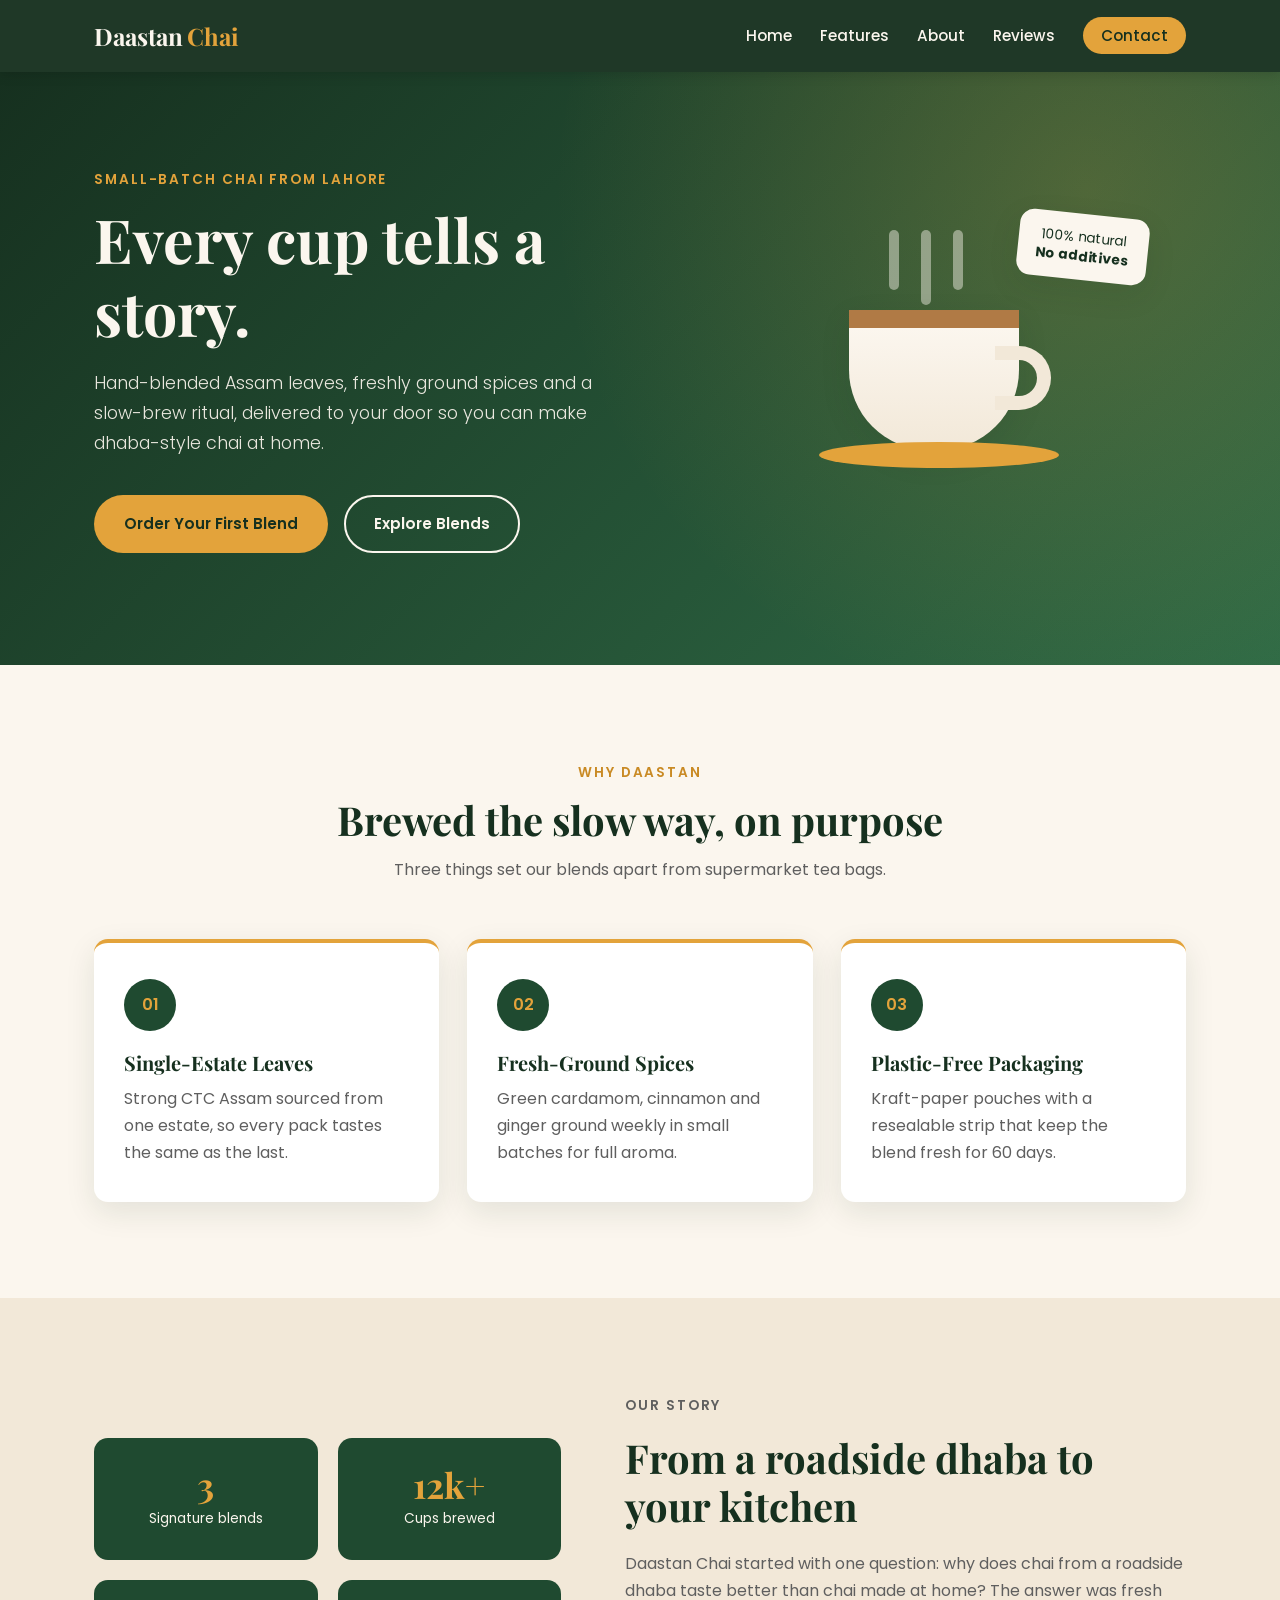
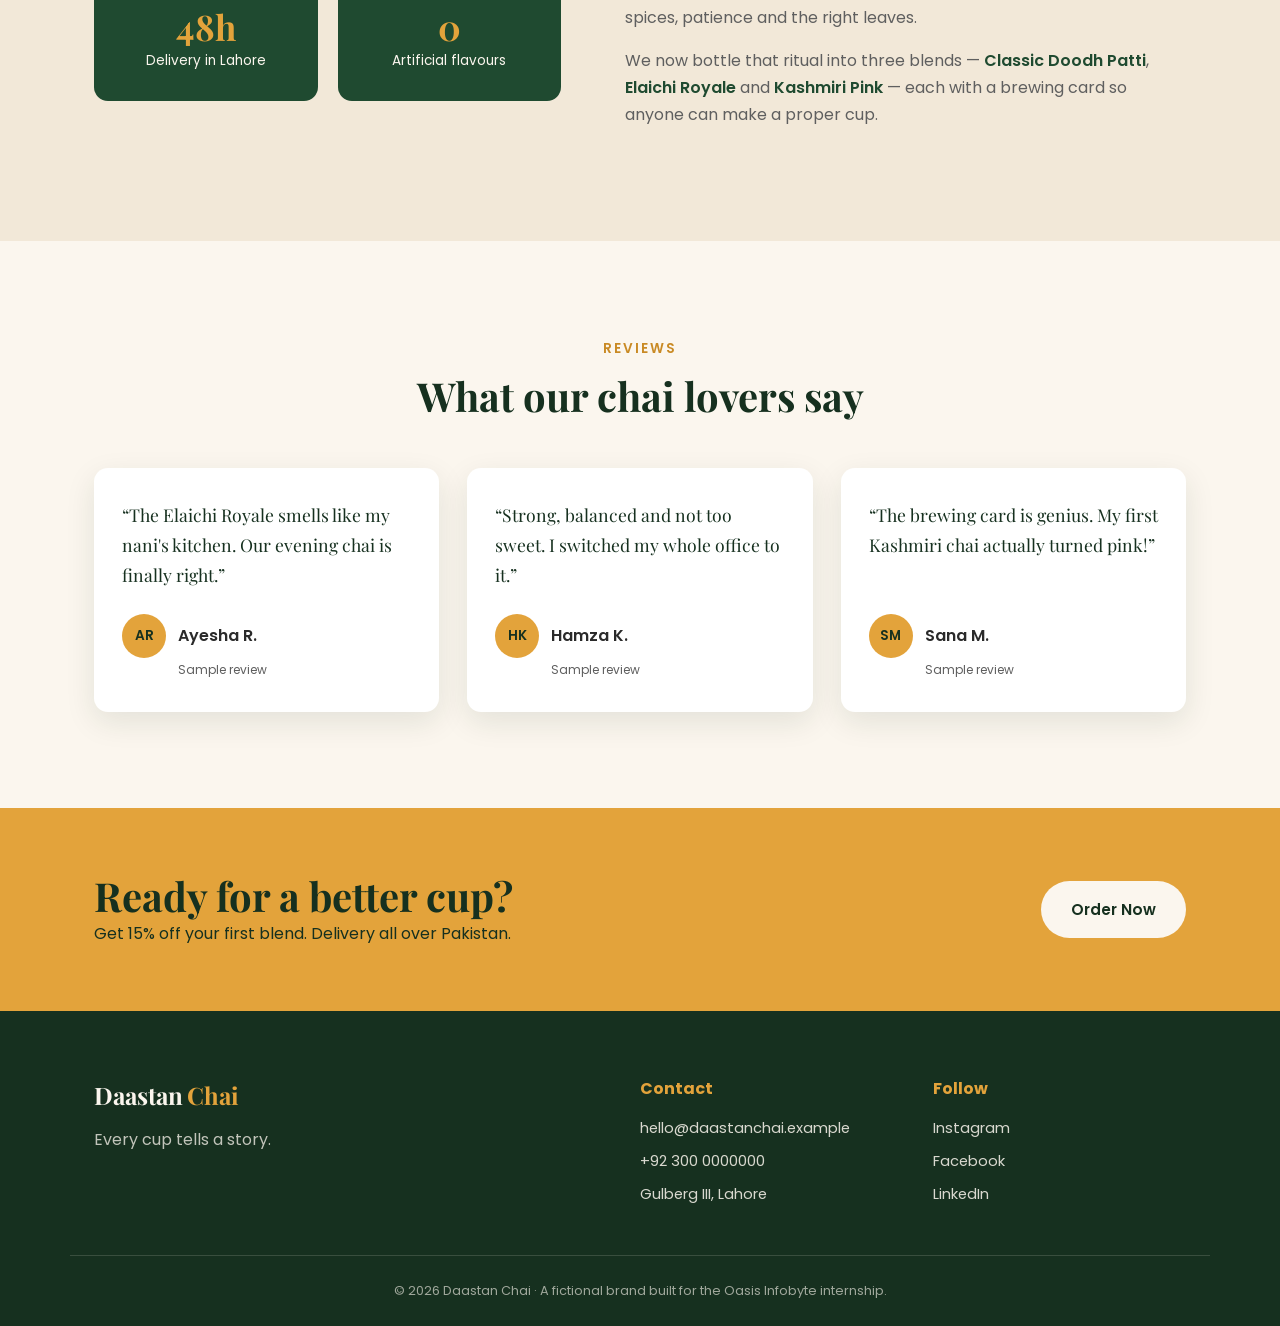
<file: WebDev-L1-LandingPage/index.html>
<!DOCTYPE html>
<html lang="en">
<head>
    <meta charset="UTF-8">
    <meta name="viewport" content="width=device-width, initial-scale=1.0">
    <title>Daastan Chai | Every Cup Tells a Story</title>

    <!-- Google Fonts -->
    <link rel="preconnect" href="https://fonts.googleapis.com">
    <link rel="preconnect" href="https://fonts.gstatic.com" crossorigin>
    <link href="https://fonts.googleapis.com/css2?family=Playfair+Display:wght@600;700&family=Poppins:wght@300;400;500;600&display=swap" rel="stylesheet">

    <!-- Hamari CSS file -->
    <link rel="stylesheet" href="style.css">
</head>
<body>

    <!-- ===== 1. Navbar ===== -->
    <header class="navbar">
        <div class="container nav-inner">
            <a href="#home" class="logo">Daastan<span>Chai</span></a>
            <nav>
                <ul class="nav-links">
                    <li><a href="#home">Home</a></li>
                    <li><a href="#features">Features</a></li>
                    <li><a href="#about">About</a></li>
                    <li><a href="#testimonials">Reviews</a></li>
                    <li><a href="#contact" class="nav-cta">Contact</a></li>
                </ul>
            </nav>
        </div>
    </header>

    <main>
        <!-- ===== 2. Hero ===== -->
        <section id="home" class="hero">
            <div class="container hero-inner">
                <div class="hero-text">
                    <p class="eyebrow">Small-batch chai from Lahore</p>
                    <h1>Every cup tells a story.</h1>
                    <p class="subheadline">
                        Hand-blended Assam leaves, freshly ground spices and a slow-brew
                        ritual, delivered to your door so you can make dhaba-style chai at home.
                    </p>
                    <div class="hero-actions">
                        <a href="#contact" class="btn btn-primary">Order Your First Blend</a>
                        <a href="#features" class="btn btn-ghost">Explore Blends</a>
                    </div>
                </div>

                <div class="hero-visual" aria-hidden="true">
                    <div class="cup">
                        <div class="steam"><span></span><span></span><span></span></div>
                        <div class="cup-body"></div>
                        <div class="cup-handle"></div>
                        <div class="saucer"></div>
                    </div>
                    <div class="badge">100% natural<br><strong>No additives</strong></div>
                </div>
            </div>
        </section>

        <!-- ===== 3. Features (3 cards) ===== -->
        <section id="features" class="section features">
            <div class="container">
                <p class="eyebrow center">Why Daastan</p>
                <h2 class="section-title">Brewed the slow way, on purpose</h2>
                <p class="section-intro">Three things set our blends apart from supermarket tea bags.</p>

                <div class="feature-grid">
                    <article class="feature-card">
                        <div class="feature-icon">01</div>
                        <h3>Single-Estate Leaves</h3>
                        <p>Strong CTC Assam sourced from one estate, so every pack tastes the same as the last.</p>
                    </article>
                    <article class="feature-card">
                        <div class="feature-icon">02</div>
                        <h3>Fresh-Ground Spices</h3>
                        <p>Green cardamom, cinnamon and ginger ground weekly in small batches for full aroma.</p>
                    </article>
                    <article class="feature-card">
                        <div class="feature-icon">03</div>
                        <h3>Plastic-Free Packaging</h3>
                        <p>Kraft-paper pouches with a resealable strip that keep the blend fresh for 60 days.</p>
                    </article>
                </div>
            </div>
        </section>

        <!-- ===== 4. About ===== -->
        <section id="about" class="section about">
            <div class="container about-inner">
                <div class="about-stats">
                    <div class="stat"><strong>3</strong><span>Signature blends</span></div>
                    <div class="stat"><strong>12k+</strong><span>Cups brewed</span></div>
                    <div class="stat"><strong>48h</strong><span>Delivery in Lahore</span></div>
                    <div class="stat"><strong>0</strong><span>Artificial flavours</span></div>
                </div>
                <div class="about-text">
                    <p class="eyebrow">Our story</p>
                    <h2>From a roadside dhaba to your kitchen</h2>
                    <p>
                        Daastan Chai started with one question: why does chai from a roadside
                        dhaba taste better than chai made at home? The answer was fresh spices,
                        patience and the right leaves.
                    </p>
                    <p>
                        We now bottle that ritual into three blends — <em>Classic Doodh Patti</em>,
                        <em>Elaichi Royale</em> and <em>Kashmiri Pink</em> — each with a brewing
                        card so anyone can make a proper cup.
                    </p>
                </div>
            </div>
        </section>

        <!-- ===== 5. Testimonials ===== -->
        <section id="testimonials" class="section testimonials">
            <div class="container">
                <p class="eyebrow center">Reviews</p>
                <h2 class="section-title">What our chai lovers say</h2>

                <div class="testimonial-grid">
                    <blockquote class="testimonial">
                        <p>“The Elaichi Royale smells like my nani's kitchen. Our evening chai is finally right.”</p>
                        <footer><span class="avatar">AR</span> Ayesha R. <small>Sample review</small></footer>
                    </blockquote>
                    <blockquote class="testimonial">
                        <p>“Strong, balanced and not too sweet. I switched my whole office to it.”</p>
                        <footer><span class="avatar">HK</span> Hamza K. <small>Sample review</small></footer>
                    </blockquote>
                    <blockquote class="testimonial">
                        <p>“The brewing card is genius. My first Kashmiri chai actually turned pink!”</p>
                        <footer><span class="avatar">SM</span> Sana M. <small>Sample review</small></footer>
                    </blockquote>
                </div>
            </div>
        </section>

        <!-- ===== 6. Call to Action ===== -->
        <section id="contact" class="cta-band">
            <div class="container cta-inner">
                <div>
                    <h2>Ready for a better cup?</h2>
                    <p>Get 15% off your first blend. Delivery all over Pakistan.</p>
                </div>
                <a href="mailto:hello@daastanchai.example" class="btn btn-light">Order Now</a>
            </div>
        </section>
    </main>

    <!-- ===== 7. Footer ===== -->
    <footer class="site-footer">
        <div class="container footer-grid">
            <div>
                <a href="#home" class="logo logo-light">Daastan<span>Chai</span></a>
                <p class="footer-tag">Every cup tells a story.</p>
            </div>
            <div>
                <h4>Contact</h4>
                <ul>
                    <li><a href="mailto:hello@daastanchai.example">hello@daastanchai.example</a></li>
                    <li><a href="tel:+920000000000">+92 300 0000000</a></li>
                    <li>Gulberg III, Lahore</li>
                </ul>
            </div>
            <div>
                <h4>Follow</h4>
                <ul class="social">
                    <li><a href="#">Instagram</a></li>
                    <li><a href="#">Facebook</a></li>
                    <li><a href="#">LinkedIn</a></li>
                </ul>
            </div>
        </div>
        <p class="copyright">© 2026 Daastan Chai · A fictional brand built for the Oasis Infobyte internship.</p>
    </footer>

</body>
</html>
</file>
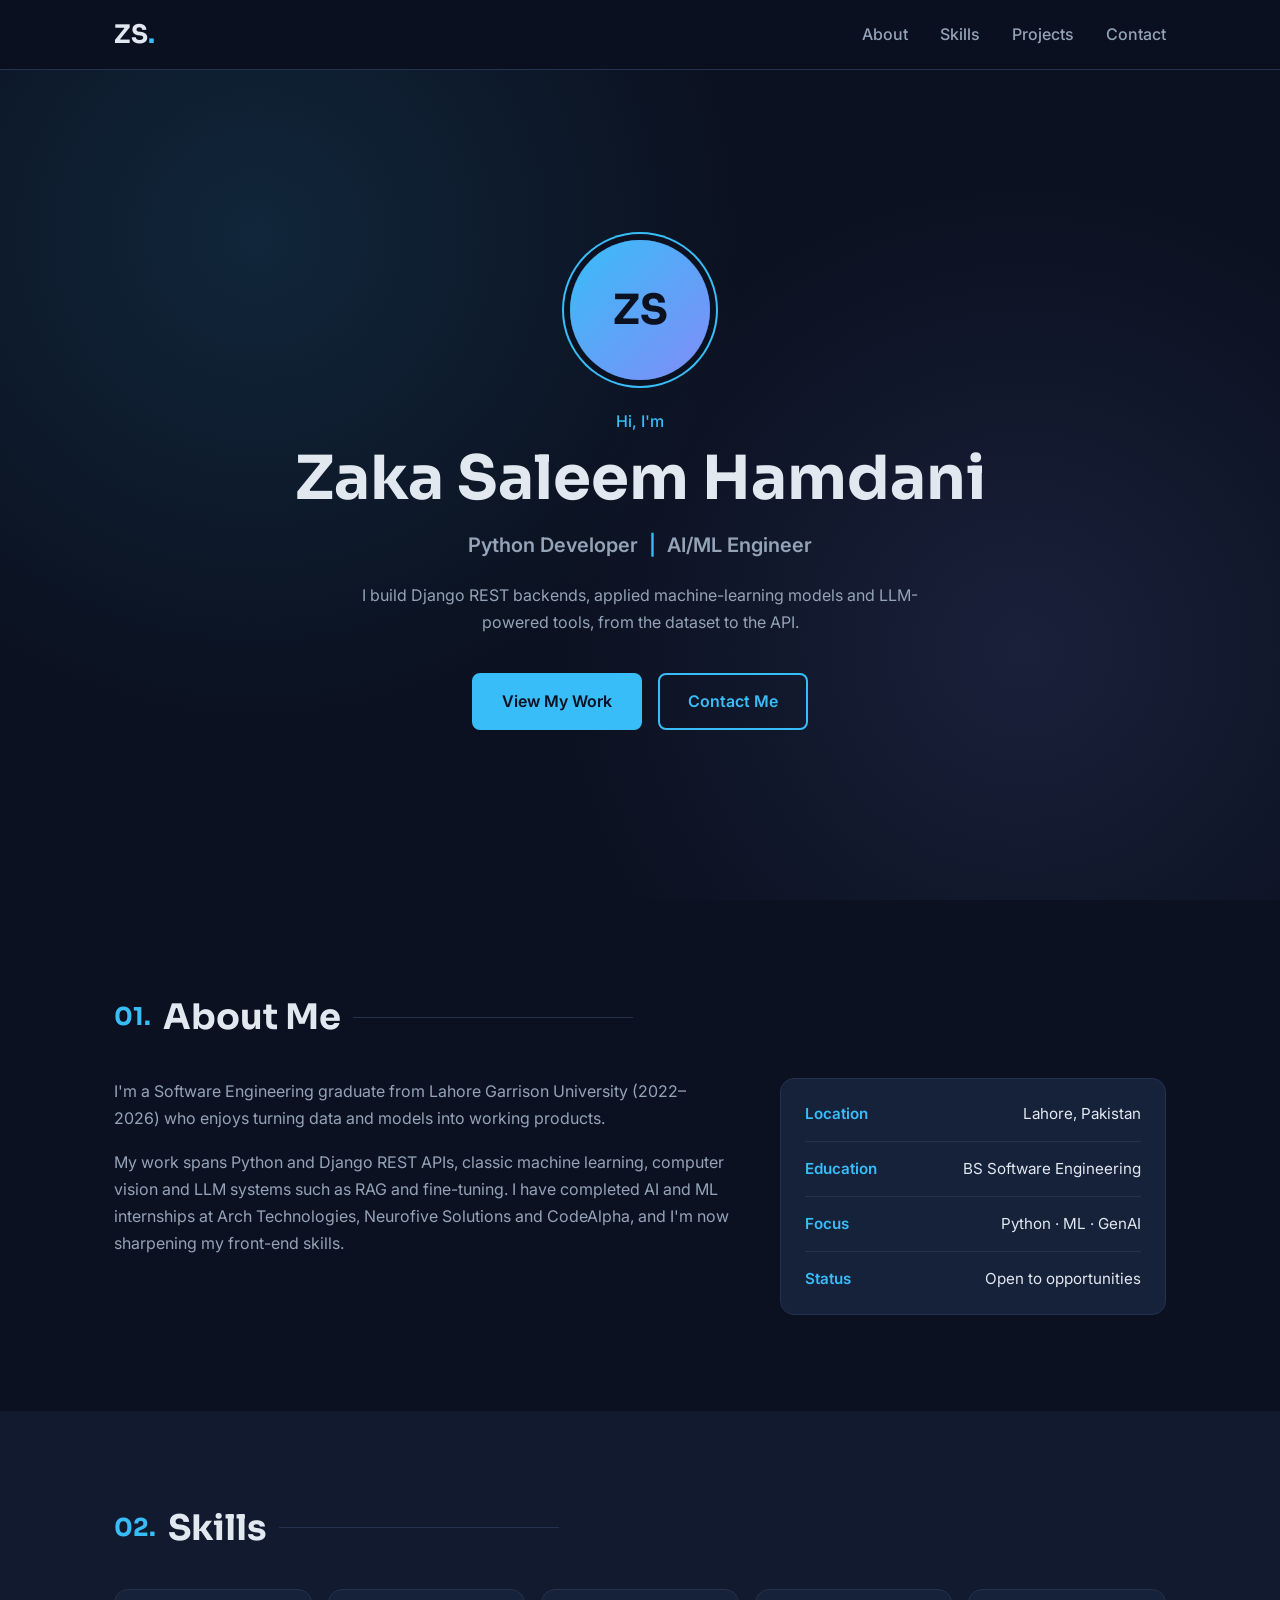
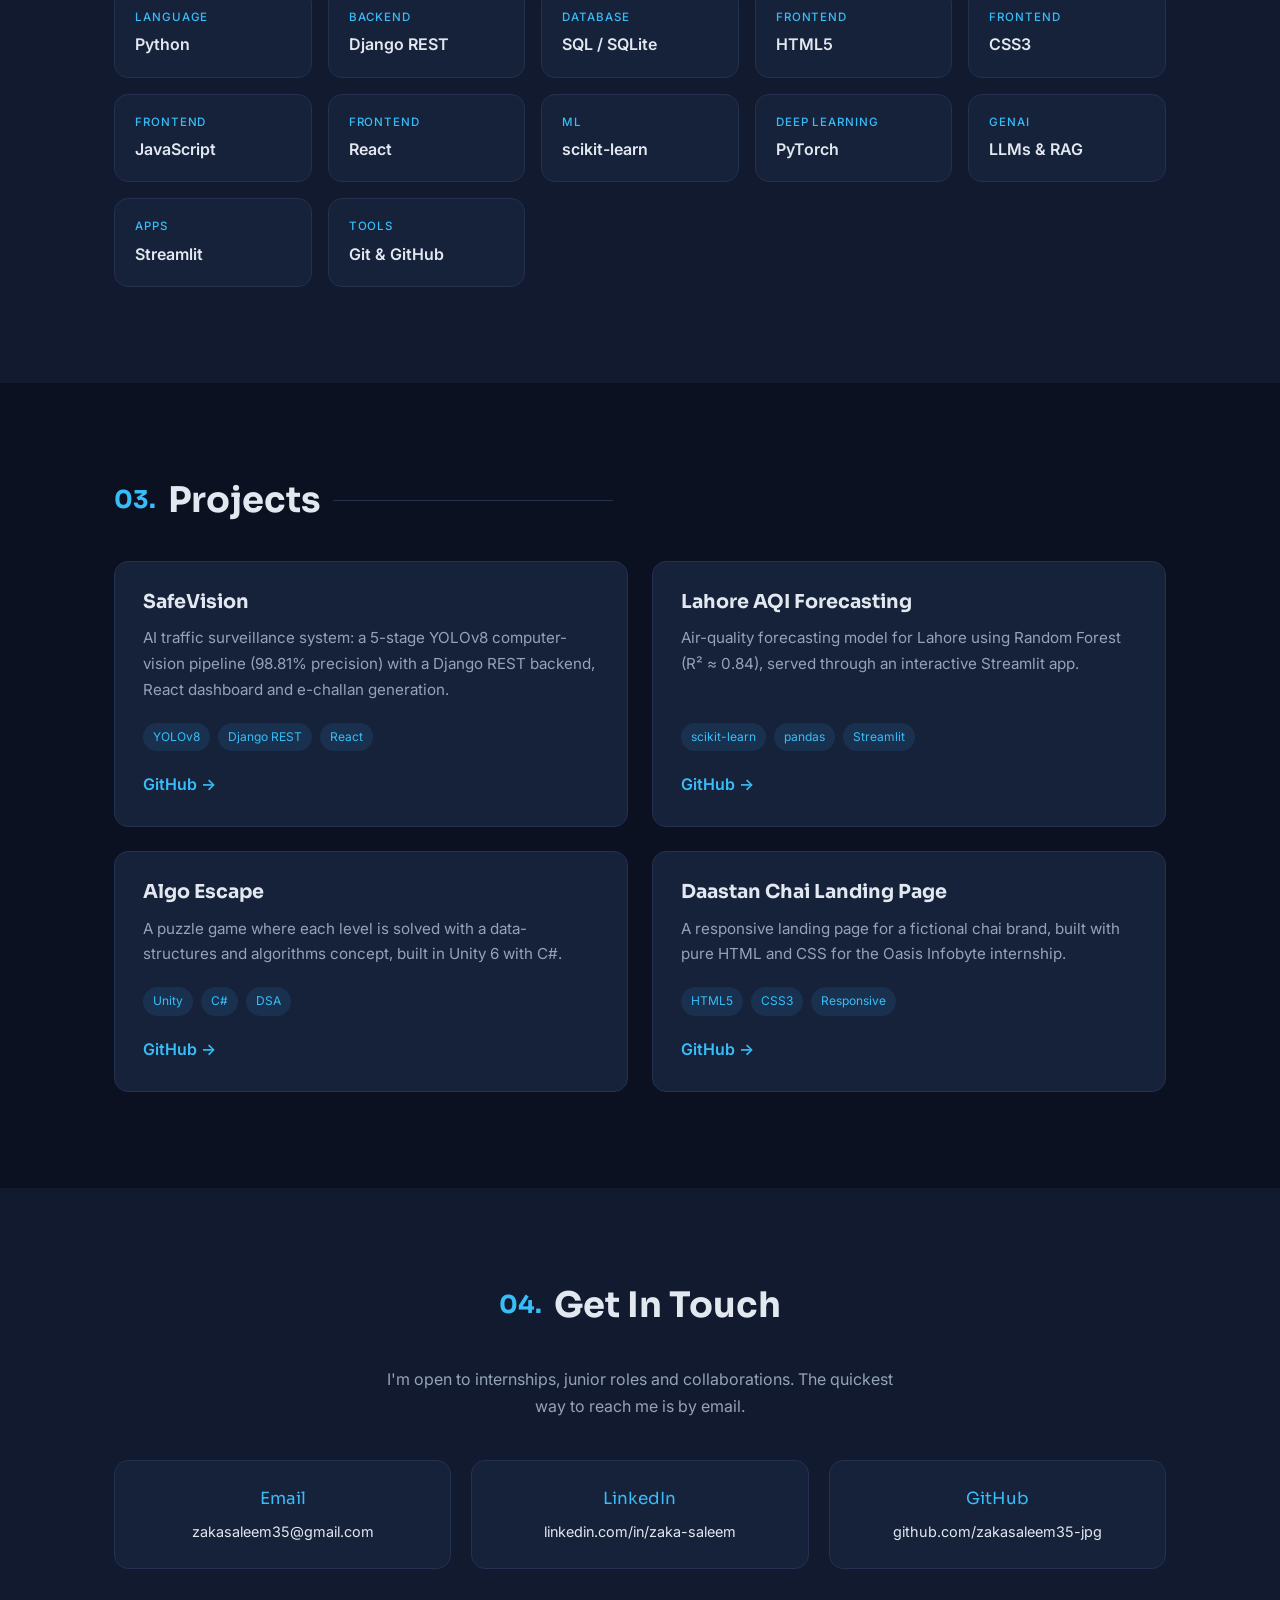
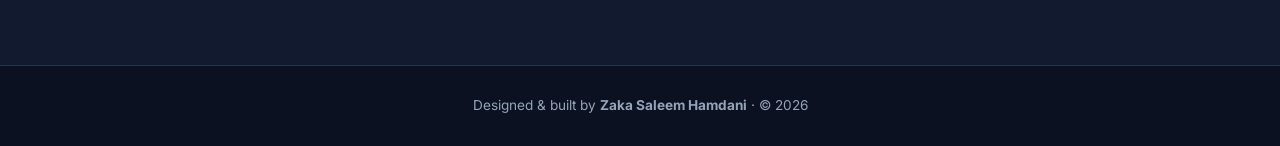
<file: WebDev-L1-Portfolio/index.html>
<!DOCTYPE html>
<html lang="en">
<head>
    <meta charset="UTF-8">
    <meta name="viewport" content="width=device-width, initial-scale=1.0">
    <meta name="description" content="Zaka Saleem Hamdani — Python Developer and AI/ML Engineer from Lahore.">
    <title>Zaka Saleem Hamdani | Python & AI/ML Engineer</title>

    <!-- Google Fonts -->
    <link rel="preconnect" href="https://fonts.googleapis.com">
    <link rel="preconnect" href="https://fonts.gstatic.com" crossorigin>
    <link href="https://fonts.googleapis.com/css2?family=Sora:wght@600;700&family=Inter:wght@400;500;600&display=swap" rel="stylesheet">

    <link rel="stylesheet" href="style.css">
</head>
<body>

    <!-- ===== 1. Navbar ===== -->
    <header class="navbar">
        <div class="container nav-inner">
            <a href="#home" class="logo">ZS<span>.</span></a>

            <!-- Mobile par menu kholne wala button (JavaScript se chalega) -->
            <button class="menu-toggle" id="menuToggle" aria-label="Open menu" aria-expanded="false">
                <span></span><span></span><span></span>
            </button>

            <nav>
                <ul class="nav-links" id="navLinks">
                    <li><a href="#about">About</a></li>
                    <li><a href="#skills">Skills</a></li>
                    <li><a href="#projects">Projects</a></li>
                    <li><a href="#contact">Contact</a></li>
                </ul>
            </nav>
        </div>
    </header>

    <main>
        <!-- ===== 2. Hero ===== -->
        <section id="home" class="hero">
            <div class="container hero-inner">
                <!-- Avatar: photo daalni ho to is div ki jagah yeh likhein:
                     <img src="assets/profile.jpg" alt="Zaka Saleem Hamdani" class="avatar"> -->
                <div class="avatar" aria-hidden="true">ZS</div>

                <p class="hello">Hi, I'm</p>
                <h1>Zaka Saleem Hamdani</h1>
                <p class="role">Python Developer <span>|</span> AI/ML Engineer</p>
                <p class="tagline">
                    I build Django REST backends, applied machine-learning models
                    and LLM-powered tools, from the dataset to the API.
                </p>

                <div class="hero-actions">
                    <a href="#projects" class="btn btn-primary">View My Work</a>
                    <a href="#contact" class="btn btn-outline">Contact Me</a>
                </div>
            </div>
        </section>

        <!-- ===== 3. About ===== -->
        <section id="about" class="section">
            <div class="container">
                <h2 class="section-title"><span>01.</span> About Me</h2>

                <div class="about-grid">
                    <div class="about-text">
                        <p>
                            I'm a Software Engineering graduate from Lahore Garrison University
                            (2022–2026) who enjoys turning data and models into working products.
                        </p>
                        <p>
                            My work spans Python and Django REST APIs, classic machine learning,
                            computer vision and LLM systems such as RAG and fine-tuning. I have
                            completed AI and ML internships at Arch Technologies, Neurofive Solutions
                            and CodeAlpha, and I'm now sharpening my front-end skills.
                        </p>
                    </div>

                    <ul class="facts">
                        <li><strong>Location</strong><span>Lahore, Pakistan</span></li>
                        <li><strong>Education</strong><span>BS Software Engineering</span></li>
                        <li><strong>Focus</strong><span>Python · ML · GenAI</span></li>
                        <li><strong>Status</strong><span>Open to opportunities</span></li>
                    </ul>
                </div>
            </div>
        </section>

        <!-- ===== 4. Skills ===== -->
        <section id="skills" class="section section-alt">
            <div class="container">
                <h2 class="section-title"><span>02.</span> Skills</h2>

                <div class="skills-grid">
                    <div class="skill"><span class="skill-tag">Language</span>Python</div>
                    <div class="skill"><span class="skill-tag">Backend</span>Django REST</div>
                    <div class="skill"><span class="skill-tag">Database</span>SQL / SQLite</div>
                    <div class="skill"><span class="skill-tag">Frontend</span>HTML5</div>
                    <div class="skill"><span class="skill-tag">Frontend</span>CSS3</div>
                    <div class="skill"><span class="skill-tag">Frontend</span>JavaScript</div>
                    <div class="skill"><span class="skill-tag">Frontend</span>React</div>
                    <div class="skill"><span class="skill-tag">ML</span>scikit-learn</div>
                    <div class="skill"><span class="skill-tag">Deep Learning</span>PyTorch</div>
                    <div class="skill"><span class="skill-tag">GenAI</span>LLMs &amp; RAG</div>
                    <div class="skill"><span class="skill-tag">Apps</span>Streamlit</div>
                    <div class="skill"><span class="skill-tag">Tools</span>Git &amp; GitHub</div>
                </div>
            </div>
        </section>

        <!-- ===== 5. Projects ===== -->
        <section id="projects" class="section">
            <div class="container">
                <h2 class="section-title"><span>03.</span> Projects</h2>

                <div class="projects-grid">
                    <article class="project-card">
                        <h3>SafeVision</h3>
                        <p>
                            AI traffic surveillance system: a 5-stage YOLOv8 computer-vision pipeline
                            (98.81% precision) with a Django REST backend, React dashboard and e-challan generation.
                        </p>
                        <ul class="tags">
                            <li>YOLOv8</li><li>Django REST</li><li>React</li>
                        </ul>
                        <a href="https://github.com/zakasaleem35-jpg" target="_blank" rel="noopener" class="card-link">GitHub →</a>
                    </article>

                    <article class="project-card">
                        <h3>Lahore AQI Forecasting</h3>
                        <p>
                            Air-quality forecasting model for Lahore using Random Forest (R² ≈ 0.84),
                            served through an interactive Streamlit app.
                        </p>
                        <ul class="tags">
                            <li>scikit-learn</li><li>pandas</li><li>Streamlit</li>
                        </ul>
                        <a href="https://github.com/zakasaleem35-jpg" target="_blank" rel="noopener" class="card-link">GitHub →</a>
                    </article>

                    <article class="project-card">
                        <h3>Algo Escape</h3>
                        <p>
                            A puzzle game where each level is solved with a data-structures and
                            algorithms concept, built in Unity 6 with C#.
                        </p>
                        <ul class="tags">
                            <li>Unity</li><li>C#</li><li>DSA</li>
                        </ul>
                        <a href="https://github.com/zakasaleem35-jpg" target="_blank" rel="noopener" class="card-link">GitHub →</a>
                    </article>

                    <article class="project-card">
                        <h3>Daastan Chai Landing Page</h3>
                        <p>
                            A responsive landing page for a fictional chai brand, built with pure
                            HTML and CSS for the Oasis Infobyte internship.
                        </p>
                        <ul class="tags">
                            <li>HTML5</li><li>CSS3</li><li>Responsive</li>
                        </ul>
                        <a href="https://github.com/zakasaleem35-jpg/OIBSIP/tree/main/WebDev-L1-LandingPage" target="_blank" rel="noopener" class="card-link">GitHub →</a>
                    </article>
                </div>
            </div>
        </section>

        <!-- ===== 6. Contact ===== -->
        <section id="contact" class="section section-alt">
            <div class="container contact">
                <h2 class="section-title"><span>04.</span> Get In Touch</h2>
                <p class="contact-intro">
                    I'm open to internships, junior roles and collaborations.
                    The quickest way to reach me is by email.
                </p>

                <div class="contact-grid">
                    <a href="mailto:zakasaleem35@gmail.com" class="contact-card">
                        <span class="contact-label">Email</span>
                        zakasaleem35@gmail.com
                    </a>
                    <a href="https://www.linkedin.com/in/zaka-saleem" target="_blank" rel="noopener" class="contact-card">
                        <span class="contact-label">LinkedIn</span>
                        linkedin.com/in/zaka-saleem
                    </a>
                    <a href="https://github.com/zakasaleem35-jpg" target="_blank" rel="noopener" class="contact-card">
                        <span class="contact-label">GitHub</span>
                        github.com/zakasaleem35-jpg
                    </a>
                </div>
            </div>
        </section>
    </main>

    <!-- ===== 7. Footer ===== -->
    <footer class="footer">
        <p>Designed &amp; built by <strong>Zaka Saleem Hamdani</strong> · © 2026</p>
    </footer>

    <!-- JavaScript hamesha body ke akhir mein, taake pehle HTML load ho -->
    <script src="script.js"></script>
</body>
</html>
</file>
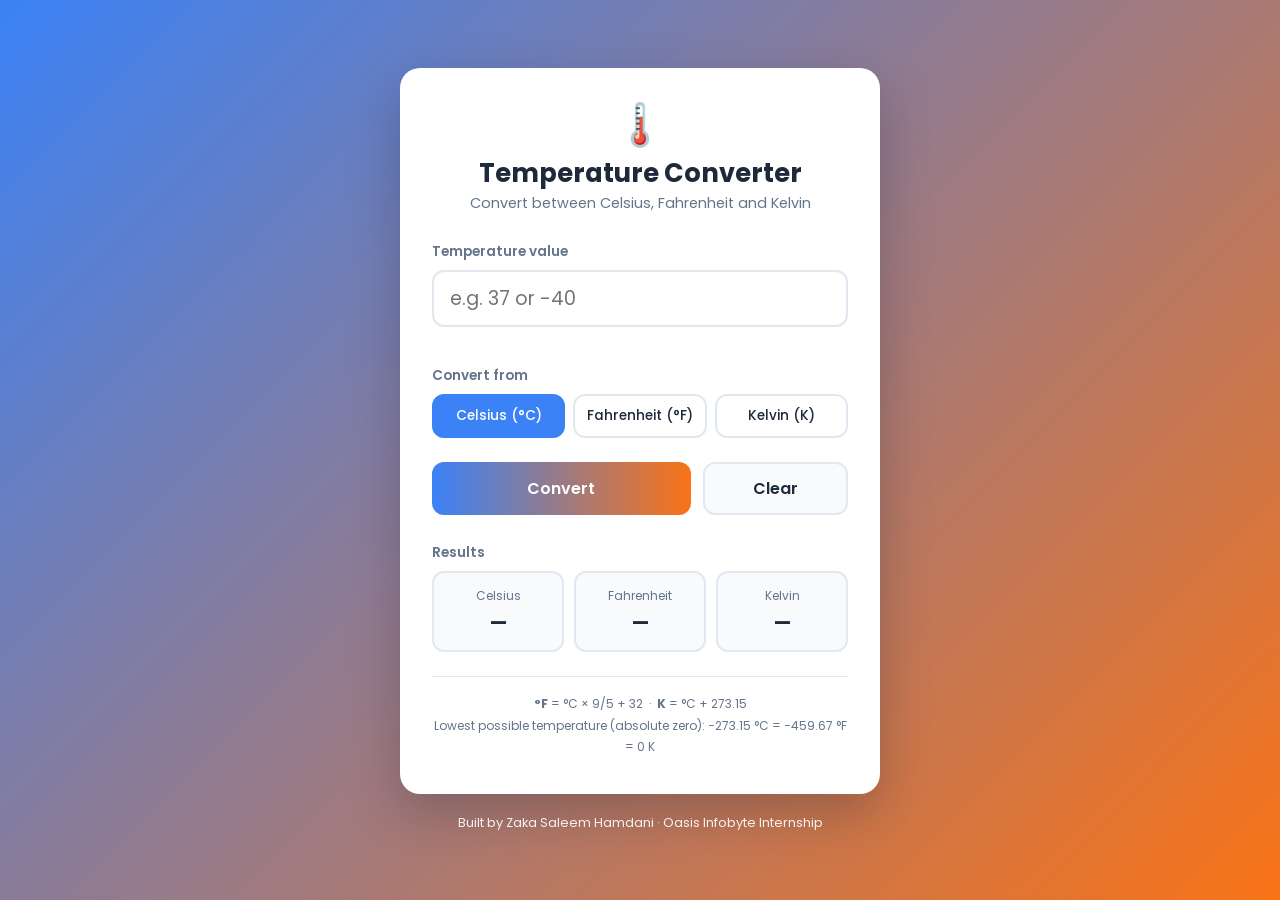
<file: WebDev-L1-TempConverter/index.html>
<!DOCTYPE html>
<html lang="en">
<head>
    <meta charset="UTF-8">
    <meta name="viewport" content="width=device-width, initial-scale=1.0">
    <title>Temperature Converter | Zaka Saleem Hamdani</title>

    <!-- Google Fonts -->
    <link rel="preconnect" href="https://fonts.googleapis.com">
    <link rel="preconnect" href="https://fonts.gstatic.com" crossorigin>
    <link href="https://fonts.googleapis.com/css2?family=Poppins:wght@400;500;600;700&display=swap" rel="stylesheet">

    <link rel="stylesheet" href="style.css">
</head>
<body>

    <main class="card">
        <!-- ===== 1. Heading ===== -->
        <header class="card-header">
            <div class="icon" aria-hidden="true">🌡️</div>
            <h1>Temperature Converter</h1>
            <p class="subtitle">Convert between Celsius, Fahrenheit and Kelvin</p>
        </header>

        <!-- ===== 2. Form ===== -->
        <form id="converterForm" novalidate>

            <!-- Input value -->
            <label for="tempInput" class="label">Temperature value</label>
            <input
                type="text"
                id="tempInput"
                class="input"
                placeholder="e.g. 37 or -40"
                inputmode="decimal"
                autocomplete="off"
            >

            <!-- Error message (JavaScript yahan text likhegi) -->
            <p id="errorMsg" class="error" role="alert"></p>

            <!-- Input unit (radio buttons) -->
            <fieldset class="units">
                <legend class="label">Convert from</legend>

                <input type="radio" name="unit" id="unitC" value="C" checked>
                <label for="unitC">Celsius (°C)</label>

                <input type="radio" name="unit" id="unitF" value="F">
                <label for="unitF">Fahrenheit (°F)</label>

                <input type="radio" name="unit" id="unitK" value="K">
                <label for="unitK">Kelvin (K)</label>
            </fieldset>

            <!-- Buttons -->
            <div class="actions">
                <button type="submit" class="btn btn-primary">Convert</button>
                <button type="button" id="clearBtn" class="btn btn-secondary">Clear</button>
            </div>
        </form>

        <!-- ===== 3. Results (teeno units ek saath) ===== -->
        <section class="results" aria-live="polite">
            <h2 class="label">Results</h2>

            <div class="result-grid">
                <div class="result" id="boxC">
                    <span class="result-unit">Celsius</span>
                    <span class="result-value" id="resultC">—</span>
                </div>
                <div class="result" id="boxF">
                    <span class="result-unit">Fahrenheit</span>
                    <span class="result-value" id="resultF">—</span>
                </div>
                <div class="result" id="boxK">
                    <span class="result-unit">Kelvin</span>
                    <span class="result-value" id="resultK">—</span>
                </div>
            </div>
        </section>

        <!-- ===== 4. Formula note ===== -->
        <footer class="formulas">
            <p><strong>°F</strong> = °C × 9/5 + 32 &nbsp;·&nbsp; <strong>K</strong> = °C + 273.15</p>
            <p>Lowest possible temperature (absolute zero): −273.15 °C = −459.67 °F = 0 K</p>
        </footer>
    </main>

    <p class="credit">Built by Zaka Saleem Hamdani · Oasis Infobyte Internship</p>

    <script src="script.js"></script>
</body>
</html>
</file>
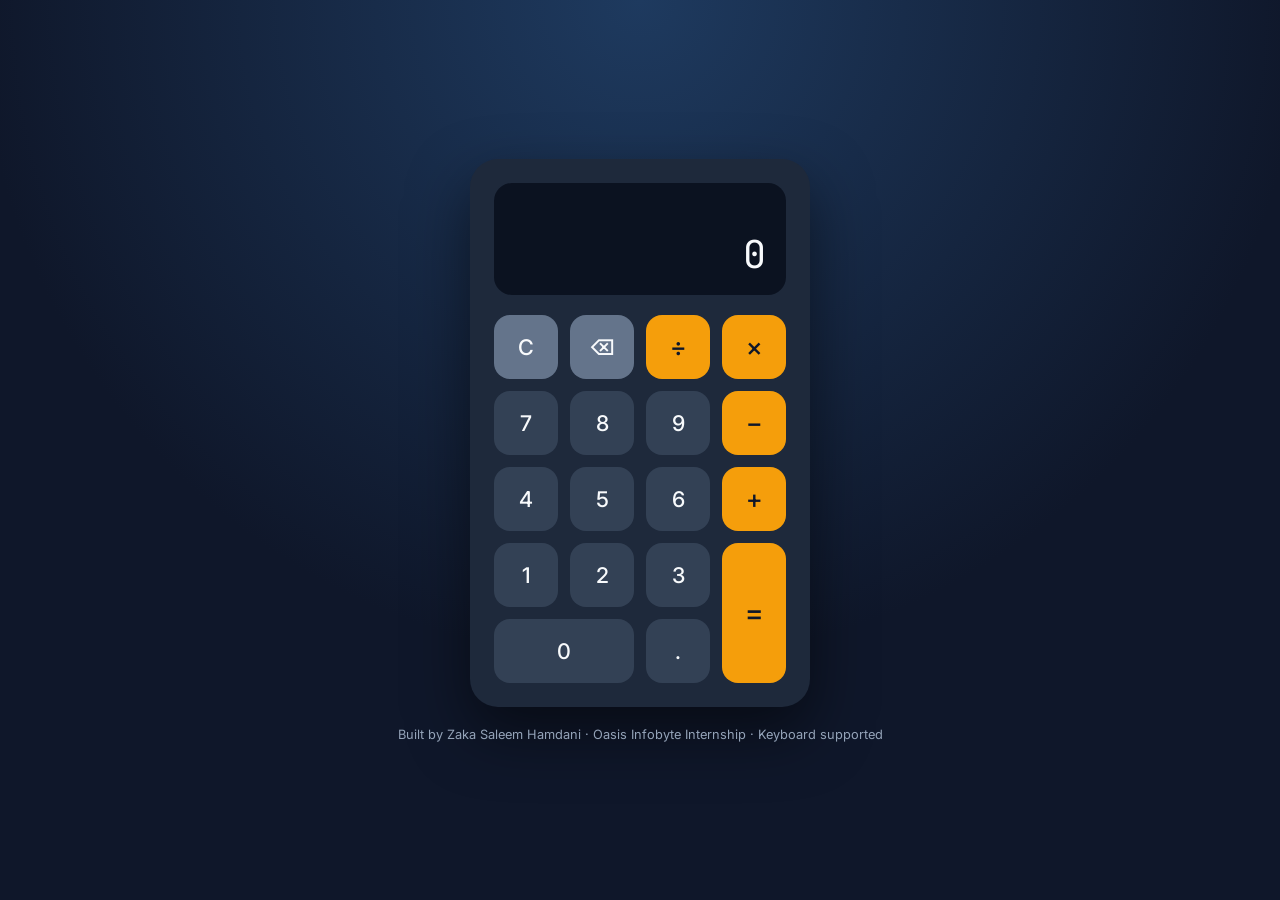
<file: WebDev-L2-Calculator/index.html>
<!DOCTYPE html>
<html lang="en">
<head>
    <meta charset="UTF-8">
    <meta name="viewport" content="width=device-width, initial-scale=1.0">
    <title>Calculator | Zaka Saleem Hamdani</title>

    <!-- Google Fonts -->
    <link rel="preconnect" href="https://fonts.googleapis.com">
    <link rel="preconnect" href="https://fonts.gstatic.com" crossorigin>
    <link href="https://fonts.googleapis.com/css2?family=Inter:wght@400;500;600&family=JetBrains+Mono:wght@500&display=swap" rel="stylesheet">

    <link rel="stylesheet" href="style.css">
</head>
<body>

    <main class="calculator">

        <!-- ===== Display ===== -->
        <div class="display" aria-live="polite">
            <div class="expression" id="expression"></div>
            <div class="current" id="current">0</div>
        </div>

        <!-- ===== Keypad (laid out with CSS Grid) ===== -->
        <!-- No inline onclick handlers: all clicks are handled in script.js -->
        <div class="keys" id="keys">
            <button class="key key-fn"  data-action="clear">C</button>
            <button class="key key-fn"  data-action="backspace" aria-label="Backspace">⌫</button>
            <button class="key key-op"  data-value="÷">÷</button>
            <button class="key key-op"  data-value="×">×</button>

            <button class="key" data-value="7">7</button>
            <button class="key" data-value="8">8</button>
            <button class="key" data-value="9">9</button>
            <button class="key key-op"  data-value="−">−</button>

            <button class="key" data-value="4">4</button>
            <button class="key" data-value="5">5</button>
            <button class="key" data-value="6">6</button>
            <button class="key key-op"  data-value="+">+</button>

            <button class="key" data-value="1">1</button>
            <button class="key" data-value="2">2</button>
            <button class="key" data-value="3">3</button>
            <button class="key key-equals" data-action="equals">=</button>

            <button class="key key-zero" data-value="0">0</button>
            <button class="key" data-value=".">.</button>
        </div>

    </main>

    <p class="credit">Built by Zaka Saleem Hamdani · Oasis Infobyte Internship · Keyboard supported</p>

    <script src="script.js"></script>
</body>
</html>
</file>
<file: WebDev-L1-LandingPage/style.css>
/* ---------- 1. Design tokens (colours, fonts, sizes) ---------- */
:root {
  --green-900: #16301f;
  --green-700: #1f4a30;
  --green-500: #2f6b46;
  --saffron:   #e3a33b;
  --saffron-d: #c98a24;
  --cream:     #fbf6ee;
  --cream-d:   #f2e8d8;
  --ink:       #2a2a2a;
  --muted:     #5f5f5f;
  --white:     #ffffff;

  --font-head: "Playfair Display", Georgia, serif;
  --font-body: "Poppins", "Segoe UI", Arial, sans-serif;

  --fs-hero:  clamp(2.4rem, 5vw, 3.8rem);
  --fs-h2:    clamp(1.8rem, 3.5vw, 2.5rem);
  --fs-h3:    1.25rem;
  --fs-body:  1rem;
  --fs-small: 0.85rem;

  --radius: 14px;
  --shadow: 0 10px 30px rgba(22, 48, 31, 0.10);
  --nav-h: 72px;
}

/* ---------- 2. Reset / base ---------- */
*,
*::before,
*::after {
  box-sizing: border-box;
  margin: 0;
  padding: 0;
}

html {
  scroll-behavior: smooth;
  scroll-padding-top: var(--nav-h);
}

body {
  font-family: var(--font-body);
  font-size: var(--fs-body);
  line-height: 1.7;
  color: var(--ink);
  background: var(--cream);
}

a { color: inherit; text-decoration: none; }
ul { list-style: none; }

h1, h2, h3 {
  font-family: var(--font-head);
  line-height: 1.2;
  color: var(--green-900);
}

.container {
  width: 100%;
  max-width: 1140px;
  margin: 0 auto;
  padding: 0 24px;
}

.section { padding: 96px 0; }

.eyebrow {
  font-size: var(--fs-small);
  font-weight: 600;
  letter-spacing: 0.14em;
  text-transform: uppercase;
  color: var(--saffron-d);
  margin-bottom: 12px;
}
.center { text-align: center; }

.section-title {
  font-size: var(--fs-h2);
  text-align: center;
  margin-bottom: 12px;
}
.section-intro {
  text-align: center;
  color: var(--muted);
  max-width: 560px;
  margin: 0 auto 56px;
}

/* ---------- 3. Buttons ---------- */
.btn {
  display: inline-block;
  padding: 14px 28px;
  border-radius: 999px;
  font-weight: 600;
  font-size: 0.95rem;
  border: 2px solid transparent;
  transition: transform 0.2s ease, background-color 0.2s ease, color 0.2s ease;
}
.btn:hover { transform: translateY(-2px); }

.btn-primary { background: var(--saffron); color: var(--green-900); }
.btn-primary:hover { background: var(--saffron-d); }

.btn-ghost { border-color: var(--cream); color: var(--cream); }
.btn-ghost:hover { background: var(--cream); color: var(--green-900); }

.btn-light { background: var(--cream); color: var(--green-900); }
.btn-light:hover { background: var(--white); }

/* ---------- 4. Sticky navbar ---------- */
.navbar {
  position: sticky;
  top: 0;
  z-index: 100;
  height: var(--nav-h);
  background: rgba(22, 48, 31, 0.96);
  box-shadow: 0 2px 12px rgba(0, 0, 0, 0.15);
}

.nav-inner {
  height: 100%;
  display: flex;
  align-items: center;
  justify-content: space-between;
  gap: 16px;
}

.logo {
  font-family: var(--font-head);
  font-size: 1.5rem;
  font-weight: 700;
  color: var(--cream);
}
.logo span { color: var(--saffron); margin-left: 4px; }

.nav-links {
  display: flex;
  align-items: center;
  gap: 28px;
}
.nav-links a {
  color: var(--cream);
  font-size: 0.95rem;
  font-weight: 500;
  padding: 6px 0;
  border-bottom: 2px solid transparent;
  transition: border-color 0.2s ease, color 0.2s ease;
}
.nav-links a:hover { color: var(--saffron); border-color: var(--saffron); }

.nav-links .nav-cta {
  background: var(--saffron);
  color: var(--green-900);
  padding: 8px 18px;
  border-radius: 999px;
  border: none;
}
.nav-links .nav-cta:hover { background: var(--cream); color: var(--green-900); }

/* ---------- 5. Hero ---------- */
.hero {
  background:
    radial-gradient(circle at 85% 20%, rgba(227, 163, 59, 0.22), transparent 45%),
    linear-gradient(135deg, var(--green-900), var(--green-500));
  color: var(--cream);
  padding: 96px 0 112px;
}

.hero-inner {
  display: grid;
  grid-template-columns: 1.2fr 1fr;
  align-items: center;
  gap: 48px;
}

.hero .eyebrow { color: var(--saffron); }

.hero h1 {
  font-size: var(--fs-hero);
  color: var(--cream);
  margin-bottom: 20px;
}

.subheadline {
  font-size: 1.1rem;
  font-weight: 300;
  max-width: 520px;
  margin-bottom: 36px;
  opacity: 0.92;
}

.hero-actions {
  display: flex;
  flex-wrap: wrap;
  gap: 16px;
}

.hero-visual {
  position: relative;
  display: flex;
  justify-content: center;
  align-items: center;
  min-height: 340px;
}

.cup { position: relative; width: 220px; height: 260px; }

.cup-body {
  position: absolute;
  bottom: 40px;
  left: 10px;
  width: 170px;
  height: 140px;
  background: linear-gradient(180deg, var(--cream) 0%, var(--cream-d) 100%);
  border-radius: 0 0 80px 80px;
  border-top: 18px solid #b07a45;
  box-shadow: var(--shadow);
}

.cup-handle {
  position: absolute;
  bottom: 80px;
  right: 8px;
  width: 56px;
  height: 64px;
  border: 14px solid var(--cream-d);
  border-left: none;
  border-radius: 0 40px 40px 0;
}

.saucer {
  position: absolute;
  bottom: 22px;
  left: -20px;
  width: 240px;
  height: 26px;
  background: var(--saffron);
  border-radius: 50%;
}

.steam {
  position: absolute;
  top: 0;
  left: 50px;
  display: flex;
  gap: 22px;
}
.steam span {
  width: 10px;
  height: 60px;
  border-radius: 10px;
  background: rgba(251, 246, 238, 0.45);
  animation: rise 2.8s ease-in-out infinite;
}
.steam span:nth-child(2) { animation-delay: 0.5s; height: 75px; }
.steam span:nth-child(3) { animation-delay: 1s; }

@keyframes rise {
  0%   { transform: translateY(10px) scaleY(0.8); opacity: 0; }
  50%  { opacity: 1; }
  100% { transform: translateY(-20px) scaleY(1.1); opacity: 0; }
}

.badge {
  position: absolute;
  top: 24px;
  right: 8%;
  background: var(--cream);
  color: var(--green-900);
  font-size: var(--fs-small);
  line-height: 1.4;
  text-align: center;
  padding: 14px 18px;
  border-radius: var(--radius);
  box-shadow: var(--shadow);
  transform: rotate(6deg);
}

/* ---------- 6. Features ---------- */
.feature-grid {
  display: grid;
  grid-template-columns: repeat(3, 1fr);
  gap: 28px;
}

.feature-card {
  background: var(--white);
  padding: 36px 30px;
  border-radius: var(--radius);
  box-shadow: var(--shadow);
  border-top: 4px solid var(--saffron);
  transition: transform 0.25s ease;
}
.feature-card:hover { transform: translateY(-6px); }

.feature-icon {
  width: 52px;
  height: 52px;
  display: grid;
  place-items: center;
  border-radius: 50%;
  background: var(--green-700);
  color: var(--saffron);
  font-weight: 600;
  margin-bottom: 20px;
}

.feature-card h3 { font-size: var(--fs-h3); margin-bottom: 10px; }
.feature-card p { color: var(--muted); }

/* ---------- 7. About ---------- */
.about { background: var(--cream-d); }

.about-inner {
  display: grid;
  grid-template-columns: 1fr 1.2fr;
  gap: 64px;
  align-items: center;
}

.about-stats {
  display: grid;
  grid-template-columns: repeat(2, 1fr);
  gap: 20px;
}

.stat {
  background: var(--green-700);
  color: var(--cream);
  padding: 28px 20px;
  border-radius: var(--radius);
  text-align: center;
}
.stat strong {
  display: block;
  font-family: var(--font-head);
  font-size: 2.2rem;
  color: var(--saffron);
  line-height: 1.1;
}
.stat span { font-size: var(--fs-small); }

.about-text h2 { font-size: var(--fs-h2); margin-bottom: 20px; }
.about-text p { color: var(--muted); margin-bottom: 16px; }
.about-text em { color: var(--green-700); font-style: normal; font-weight: 600; }

/* ---------- 8. Testimonials ---------- */
.testimonial-grid {
  display: grid;
  grid-template-columns: repeat(3, 1fr);
  gap: 28px;
  margin-top: 48px;
}

.testimonial {
  background: var(--white);
  padding: 32px 28px;
  border-radius: var(--radius);
  box-shadow: var(--shadow);
  display: flex;
  flex-direction: column;
  justify-content: space-between;
  gap: 24px;
}
.testimonial p {
  font-family: var(--font-head);
  font-size: 1.1rem;
  color: var(--green-900);
}
.testimonial footer {
  display: flex;
  align-items: center;
  gap: 12px;
  font-weight: 600;
  flex-wrap: wrap;
}
.testimonial small {
  width: 100%;
  font-weight: 400;
  color: var(--muted);
  font-size: 0.75rem;
  margin-left: 56px;
  margin-top: -10px;
}

.avatar {
  width: 44px;
  height: 44px;
  border-radius: 50%;
  background: var(--saffron);
  color: var(--green-900);
  display: grid;
  place-items: center;
  font-size: var(--fs-small);
}

/* ---------- 9. CTA band ---------- */
.cta-band {
  background: var(--saffron);
  padding: 64px 0;
}
.cta-inner {
  display: flex;
  align-items: center;
  justify-content: space-between;
  gap: 24px;
  flex-wrap: wrap;
}
.cta-band h2 { font-size: var(--fs-h2); }
.cta-band p { color: var(--green-900); }

/* ---------- 10. Footer ---------- */
.site-footer {
  background: var(--green-900);
  color: var(--cream);
  padding: 64px 0 24px;
}

.footer-grid {
  display: grid;
  grid-template-columns: 2fr 1fr 1fr;
  gap: 40px;
  padding-bottom: 40px;
  border-bottom: 1px solid rgba(251, 246, 238, 0.15);
}

.footer-tag { margin-top: 10px; opacity: 0.75; }

.site-footer h4 {
  color: var(--saffron);
  font-size: 1rem;
  margin-bottom: 14px;
}
.site-footer li { margin-bottom: 8px; font-size: 0.92rem; opacity: 0.85; }
.site-footer a:hover { color: var(--saffron); }

.copyright {
  text-align: center;
  font-size: 0.8rem;
  opacity: 0.6;
  padding-top: 24px;
}

/* ---------- 11. Responsive (tablet + mobile) ---------- */
@media (max-width: 900px) {
  .hero-inner,
  .about-inner { grid-template-columns: 1fr; }

  .hero-text { text-align: center; }
  .subheadline { margin-left: auto; margin-right: auto; }
  .hero-actions { justify-content: center; }

  .feature-grid,
  .testimonial-grid { grid-template-columns: 1fr 1fr; }

  .footer-grid { grid-template-columns: 1fr 1fr; }
  .footer-grid > div:first-child { grid-column: 1 / -1; }
}

@media (max-width: 640px) {
  :root { --nav-h: 108px; }

  .nav-inner {
    flex-direction: column;
    justify-content: center;
    gap: 8px;
  }
  .nav-links { gap: 16px; flex-wrap: wrap; justify-content: center; }
  .nav-links a { font-size: 0.88rem; }
  .nav-links .nav-cta { padding: 4px 12px; }

  .section { padding: 72px 0; }
  .hero { padding: 64px 0 80px; }

  .hero-visual { min-height: 300px; }
  .badge { right: 0; }

  .feature-grid,
  .testimonial-grid,
  .footer-grid { grid-template-columns: 1fr; }

  .cta-inner { flex-direction: column; text-align: center; }
}
</file>
<file: WebDev-L1-Portfolio/style.css>
/* =========================================================
   Zaka Saleem Hamdani — Personal Portfolio
   Oasis Infobyte · Web Development · Level 1 · Task 2
   ========================================================= */

/* ---------- 1. Design tokens ---------- */
:root {
  --bg:        #0b1120;   /* page background (dark navy) */
  --bg-alt:    #111a2e;   /* alternate section background */
  --card:      #16213a;   /* cards */
  --border:    #24314f;
  --text:      #e2e8f0;   /* main text */
  --muted:     #94a3b8;   /* secondary text */
  --accent:    #38bdf8;   /* sky blue */
  --accent-2:  #818cf8;   /* indigo, for gradients */

  --font-head: "Sora", "Segoe UI", sans-serif;
  --font-body: "Inter", "Segoe UI", Arial, sans-serif;

  --fs-hero:  clamp(2.2rem, 6vw, 3.8rem);
  --fs-h2:    clamp(1.6rem, 3.5vw, 2.2rem);
  --fs-body:  1rem;
  --fs-small: 0.85rem;

  --radius: 14px;
  --nav-h: 70px;
}

/* ---------- 2. Reset / base ---------- */
*,
*::before,
*::after {
  box-sizing: border-box;
  margin: 0;
  padding: 0;
}

html {
  scroll-behavior: smooth;              /* smooth scroll navigation */
  scroll-padding-top: var(--nav-h);
}

body {
  font-family: var(--font-body);
  font-size: var(--fs-body);
  line-height: 1.7;
  color: var(--text);
  background: var(--bg);
}

a { color: inherit; text-decoration: none; }
ul { list-style: none; }
img { max-width: 100%; display: block; }

h1, h2, h3 { font-family: var(--font-head); line-height: 1.2; }

.container {
  width: 100%;
  max-width: 1100px;
  margin: 0 auto;
  padding: 0 24px;
}

.section { padding: 96px 0; }
.section-alt { background: var(--bg-alt); }

.section-title {
  font-size: var(--fs-h2);
  margin-bottom: 40px;
  display: flex;
  align-items: center;
  gap: 12px;
}
.section-title span {
  color: var(--accent);
  font-size: 0.7em;
}
.section-title::after {          /* line after the heading */
  content: "";
  flex: 1;
  max-width: 280px;
  height: 1px;
  background: var(--border);
}

/* ---------- 3. Buttons ---------- */
.btn {
  display: inline-block;
  padding: 13px 28px;
  border-radius: 8px;
  font-weight: 600;
  border: 2px solid var(--accent);
  transition: transform 0.2s ease, background-color 0.2s ease, color 0.2s ease;
}
.btn:hover { transform: translateY(-3px); }

.btn-primary { background: var(--accent); color: var(--bg); }
.btn-primary:hover { background: transparent; color: var(--accent); }

.btn-outline { color: var(--accent); }
.btn-outline:hover { background: var(--accent); color: var(--bg); }

/* ---------- 4. Navbar ---------- */
.navbar {
  position: sticky;
  top: 0;
  z-index: 100;
  height: var(--nav-h);
  background: rgba(11, 17, 32, 0.85);
  backdrop-filter: blur(10px);        /* frosted-glass effect */
  border-bottom: 1px solid var(--border);
}

.nav-inner {
  height: 100%;
  display: flex;
  align-items: center;
  justify-content: space-between;
}

.logo {
  font-family: var(--font-head);
  font-size: 1.6rem;
  font-weight: 700;
}
.logo span { color: var(--accent); }

.nav-links {
  display: flex;
  gap: 32px;
}
.nav-links a {
  font-weight: 500;
  color: var(--muted);
  transition: color 0.2s ease;
}
.nav-links a:hover { color: var(--accent); }

/* Hamburger button: desktop par chhupa rahega */
.menu-toggle {
  display: none;
  flex-direction: column;
  gap: 5px;
  background: none;
  border: none;
  cursor: pointer;
  padding: 6px;
}
.menu-toggle span {
  width: 24px;
  height: 2px;
  background: var(--text);
  border-radius: 2px;
  transition: transform 0.3s ease, opacity 0.3s ease;
}

/* ---------- 5. Hero ---------- */
.hero {
  min-height: calc(100vh - var(--nav-h));
  display: flex;
  align-items: center;
  background:
    radial-gradient(circle at 20% 20%, rgba(56, 189, 248, 0.12), transparent 40%),
    radial-gradient(circle at 80% 70%, rgba(129, 140, 248, 0.12), transparent 40%);
}

.hero-inner {
  display: flex;
  flex-direction: column;
  align-items: center;
  text-align: center;
  padding-top: 48px;
  padding-bottom: 48px;
}

.avatar {
  width: 140px;
  height: 140px;
  border-radius: 50%;
  object-fit: cover;                   /* agar photo ho to kategi nahi */
  display: grid;
  place-items: center;
  font-family: var(--font-head);
  font-size: 2.6rem;
  font-weight: 700;
  color: var(--bg);
  background: linear-gradient(135deg, var(--accent), var(--accent-2));
  box-shadow: 0 0 0 6px var(--bg), 0 0 0 8px var(--accent);
  margin-bottom: 28px;
}

.hello {
  color: var(--accent);
  font-weight: 500;
  margin-bottom: 8px;
}

.hero h1 {
  font-size: var(--fs-hero);
  margin-bottom: 12px;
}

.role {
  font-size: 1.25rem;
  font-weight: 600;
  color: var(--muted);
  margin-bottom: 20px;
}
.role span { color: var(--accent); margin: 0 6px; }

.tagline {
  max-width: 560px;
  color: var(--muted);
  margin-bottom: 36px;
}

.hero-actions {
  display: flex;
  flex-wrap: wrap;
  justify-content: center;
  gap: 16px;
}

/* ---------- 6. About ---------- */
.about-grid {
  display: grid;
  grid-template-columns: 1.6fr 1fr;
  gap: 48px;
  align-items: start;
}

.about-text p {
  color: var(--muted);
  margin-bottom: 16px;
}

.facts {
  background: var(--card);
  border: 1px solid var(--border);
  border-radius: var(--radius);
  padding: 8px 24px;
}
.facts li {
  display: flex;
  justify-content: space-between;
  gap: 16px;
  padding: 14px 0;
  border-bottom: 1px solid var(--border);
  font-size: 0.95rem;
}
.facts li:last-child { border-bottom: none; }
.facts strong { color: var(--accent); font-weight: 600; }
.facts span { color: var(--text); text-align: right; }

/* ---------- 7. Skills ---------- */
.skills-grid {
  display: grid;
  grid-template-columns: repeat(auto-fill, minmax(180px, 1fr));
  gap: 16px;
}

.skill {
  background: var(--card);
  border: 1px solid var(--border);
  border-radius: var(--radius);
  padding: 18px 20px;
  font-weight: 600;
  transition: border-color 0.2s ease, transform 0.2s ease;
}
.skill:hover {
  border-color: var(--accent);
  transform: translateY(-4px);
}

.skill-tag {
  display: block;
  font-size: 0.72rem;
  font-weight: 500;
  text-transform: uppercase;
  letter-spacing: 0.08em;
  color: var(--accent);
  margin-bottom: 4px;
}

/* ---------- 8. Projects ---------- */
.projects-grid {
  display: grid;
  grid-template-columns: repeat(2, 1fr);
  gap: 24px;
}

.project-card {
  background: var(--card);
  border: 1px solid var(--border);
  border-radius: var(--radius);
  padding: 28px;
  display: flex;
  flex-direction: column;
  transition: transform 0.25s ease, border-color 0.25s ease;
}
.project-card:hover {
  transform: translateY(-6px);
  border-color: var(--accent);
}

.project-card h3 {
  font-size: 1.2rem;
  margin-bottom: 12px;
}
.project-card p {
  color: var(--muted);
  font-size: 0.95rem;
  margin-bottom: 20px;
  flex: 1;                       /* links sab cards mein neeche barabar */
}

.tags {
  display: flex;
  flex-wrap: wrap;
  gap: 8px;
  margin-bottom: 20px;
}
.tags li {
  font-size: 0.75rem;
  padding: 4px 10px;
  border-radius: 999px;
  background: rgba(56, 189, 248, 0.1);
  color: var(--accent);
}

.card-link {
  font-weight: 600;
  color: var(--accent);
  align-self: flex-start;
}
.card-link:hover { text-decoration: underline; }

/* ---------- 9. Contact ---------- */
.contact { text-align: center; }
.contact .section-title { justify-content: center; }
.contact .section-title::after { display: none; }

.contact-intro {
  color: var(--muted);
  max-width: 520px;
  margin: 0 auto 40px;
}

.contact-grid {
  display: grid;
  grid-template-columns: repeat(3, 1fr);
  gap: 20px;
}

.contact-card {
  background: var(--card);
  border: 1px solid var(--border);
  border-radius: var(--radius);
  padding: 24px 16px;
  font-size: 0.9rem;
  word-break: break-word;          /* lamba email box se bahar na nikle */
  transition: border-color 0.2s ease, transform 0.2s ease;
}
.contact-card:hover {
  border-color: var(--accent);
  transform: translateY(-4px);
}

.contact-label {
  display: block;
  font-family: var(--font-head);
  font-size: 1.05rem;
  color: var(--accent);
  margin-bottom: 6px;
}

/* ---------- 10. Footer ---------- */
.footer {
  text-align: center;
  padding: 28px 24px;
  border-top: 1px solid var(--border);
  color: var(--muted);
  font-size: var(--fs-small);
}

/* ---------- 11. Responsive ---------- */
@media (max-width: 860px) {
  .about-grid { grid-template-columns: 1fr; }
  .projects-grid { grid-template-columns: 1fr; }
  .contact-grid { grid-template-columns: 1fr; }
}

@media (max-width: 640px) {
  .section { padding: 72px 0; }

  /* Hamburger dikhayein, aur sab se right par rakhein */
  .menu-toggle { display: flex; order: 3; }

  /* Menu: by default chhupa hua, navbar ke neeche */
  .nav-links {
    position: absolute;
    top: var(--nav-h);
    left: 0;
    right: 0;
    flex-direction: column;
    gap: 0;
    background: var(--bg-alt);
    border-bottom: 1px solid var(--border);
    display: none;
  }
  .nav-links a {
    display: block;
    padding: 16px 24px;
    border-top: 1px solid var(--border);
  }

  /* JavaScript "open" class lagaye to menu dikhe */
  .nav-links.open { display: flex; }

  /* Hamburger ☰ se ✕ banna */
  .menu-toggle.open span:nth-child(1) { transform: translateY(7px) rotate(45deg); }
  .menu-toggle.open span:nth-child(2) { opacity: 0; }
  .menu-toggle.open span:nth-child(3) { transform: translateY(-7px) rotate(-45deg); }

  .avatar { width: 112px; height: 112px; font-size: 2rem; }
  .role { font-size: 1.05rem; }
}
</file>
<file: WebDev-L1-TempConverter/style.css>
/* =========================================================
   Temperature Converter
   Oasis Infobyte · Web Development · Level 1 · Task 3
   ========================================================= */

/* ---------- 1. Design tokens ---------- */
:root {
  --cold:    #3b82f6;   /* blue */
  --hot:     #f97316;   /* orange */
  --ink:     #1e293b;
  --muted:   #64748b;
  --border:  #e2e8f0;
  --bg-soft: #f8fafc;
  --white:   #ffffff;
  --error:   #dc2626;

  --radius: 12px;
  --font: "Poppins", "Segoe UI", Arial, sans-serif;
}

/* ---------- 2. Reset / base ---------- */
*,
*::before,
*::after {
  box-sizing: border-box;
  margin: 0;
  padding: 0;
}

body {
  font-family: var(--font);
  color: var(--ink);
  min-height: 100vh;
  display: flex;                  /* card ko screen ke beech mein lane ke liye */
  flex-direction: column;
  align-items: center;
  justify-content: center;
  padding: 32px 16px;
  background: linear-gradient(135deg, var(--cold), var(--hot));
}

/* ---------- 3. Card ---------- */
.card {
  width: 100%;
  max-width: 480px;
  background: var(--white);
  border-radius: 20px;
  padding: 36px 32px;
  box-shadow: 0 20px 50px rgba(15, 23, 42, 0.25);
}

.card-header {
  text-align: center;
  margin-bottom: 28px;
}
.icon { font-size: 2.6rem; line-height: 1; margin-bottom: 8px; }
.card-header h1 { font-size: 1.6rem; font-weight: 700; }
.subtitle { color: var(--muted); font-size: 0.9rem; }

.label {
  display: block;
  font-size: 0.85rem;
  font-weight: 600;
  color: var(--muted);
  margin-bottom: 8px;
}

/* ---------- 4. Input ---------- */
.input {
  width: 100%;
  font: inherit;
  font-size: 1.2rem;
  padding: 12px 16px;
  border: 2px solid var(--border);
  border-radius: var(--radius);
  outline: none;
  transition: border-color 0.2s ease;
}
.input:focus { border-color: var(--cold); }
.input.invalid { border-color: var(--error); }      /* JS error par lagati hai */

.error {
  min-height: 1.4em;              /* jagah pehle se, taake layout na hile */
  color: var(--error);
  font-size: 0.85rem;
  margin: 6px 0 14px;
}

/* ---------- 5. Unit selector (radio buttons as pills) ---------- */
.units {
  border: none;
  display: flex;
  flex-wrap: wrap;
  gap: 8px;
  margin-bottom: 24px;
}
.units legend { width: 100%; }

.units input[type="radio"] {      /* asli radio gol chhupa do */
  position: absolute;
  opacity: 0;
}
.units label {
  flex: 1;
  text-align: center;
  font-size: 0.85rem;
  font-weight: 500;
  padding: 10px 6px;
  border: 2px solid var(--border);
  border-radius: var(--radius);
  cursor: pointer;
  transition: all 0.2s ease;
}
.units label:hover { border-color: var(--cold); }

/* Jo radio select ho, us ka label rangeen */
.units input[type="radio"]:checked + label {
  background: var(--cold);
  border-color: var(--cold);
  color: var(--white);
}
/* Keyboard se aane walon ke liye focus ring */
.units input[type="radio"]:focus-visible + label {
  outline: 3px solid rgba(59, 130, 246, 0.4);
  outline-offset: 2px;
}

/* ---------- 6. Buttons ---------- */
.actions {
  display: flex;
  gap: 12px;
  margin-bottom: 28px;
}
.btn {
  font: inherit;
  font-weight: 600;
  padding: 12px;
  border-radius: var(--radius);
  border: none;
  cursor: pointer;
  transition: transform 0.15s ease, opacity 0.2s ease;
}
.btn:hover { opacity: 0.9; }
.btn:active { transform: scale(0.97); }

.btn-primary {
  flex: 2;
  color: var(--white);
  background: linear-gradient(90deg, var(--cold), var(--hot));
}
.btn-secondary {
  flex: 1;
  color: var(--ink);
  background: var(--bg-soft);
  border: 2px solid var(--border);
}

/* ---------- 7. Results ---------- */
.result-grid {
  display: grid;
  grid-template-columns: repeat(3, 1fr);
  gap: 10px;
}

.result {
  background: var(--bg-soft);
  border: 2px solid var(--border);
  border-radius: var(--radius);
  padding: 14px 8px;
  text-align: center;
  transition: border-color 0.2s ease, background-color 0.2s ease;
}
.result-unit {
  display: block;
  font-size: 0.75rem;
  color: var(--muted);
  margin-bottom: 4px;
}
.result-value {
  font-size: 1.15rem;
  font-weight: 700;
  word-break: break-word;
}

/* Jo unit user ne diya, us box ko highlight karo (JS "source" class lagati hai) */
.result.source {
  border-color: var(--cold);
  background: rgba(59, 130, 246, 0.08);
}

/* ---------- 8. Formula note ---------- */
.formulas {
  margin-top: 24px;
  padding-top: 16px;
  border-top: 1px solid var(--border);
  font-size: 0.75rem;
  color: var(--muted);
  text-align: center;
  line-height: 1.8;
}

.credit {
  margin-top: 20px;
  font-size: 0.8rem;
  color: rgba(255, 255, 255, 0.9);
  text-align: center;
}

/* ---------- 9. Responsive ---------- */
@media (max-width: 480px) {
  .card { padding: 28px 20px; }
  .units label { flex: 1 1 100%; }         /* radio ek ke neeche ek */
  .result-grid { grid-template-columns: 1fr; }
  .result { display: flex; justify-content: space-between; align-items: center; padding: 12px 16px; }
  .result-unit { margin-bottom: 0; font-size: 0.85rem; }
}
</file>
<file: WebDev-L2-Calculator/style.css>
/* =========================================================
   Calculator
   Oasis Infobyte · Web Development · Level 2 · Task 1
   ========================================================= */

/* ---------- 1. Design tokens ---------- */
:root {
  --bg:        #0f172a;
  --body:      #1e293b;   /* calculator body */
  --key:       #334155;   /* number keys */
  --key-hover: #475569;
  --fn:        #64748b;   /* clear and backspace */
  --op:        #f59e0b;   /* operators (amber) */
  --op-hover:  #fbbf24;
  --text:      #f8fafc;
  --muted:     #94a3b8;
  --error:     #f87171;

  --font: "Inter", "Segoe UI", Arial, sans-serif;
  --mono: "JetBrains Mono", Consolas, monospace;
}

/* ---------- 2. Reset and base ---------- */
*,
*::before,
*::after {
  box-sizing: border-box;
  margin: 0;
  padding: 0;
}

body {
  font-family: var(--font);
  min-height: 100vh;
  display: flex;                 /* centre the calculator on the screen */
  flex-direction: column;
  align-items: center;
  justify-content: center;
  padding: 24px 16px;
  background: radial-gradient(circle at top, #1e3a5f, var(--bg) 60%);
}

/* ---------- 3. Calculator body ---------- */
.calculator {
  width: 100%;
  max-width: 340px;
  background: var(--body);
  border-radius: 28px;
  padding: 24px;
  box-shadow: 0 25px 60px rgba(0, 0, 0, 0.5);
}

/* ---------- 4. Display ---------- */
.display {
  background: #0b1220;
  border-radius: 18px;
  padding: 20px 20px 16px;
  margin-bottom: 20px;
  text-align: right;
  min-height: 112px;
  display: flex;
  flex-direction: column;
  justify-content: flex-end;     /* keep text pinned to the bottom */
  overflow: hidden;
}

.expression {
  min-height: 1.4em;
  font-family: var(--mono);
  font-size: 1rem;
  color: var(--muted);
  word-break: break-all;
}

.current {
  font-family: var(--mono);
  font-size: 2.4rem;
  color: var(--text);
  word-break: break-all;
  line-height: 1.2;
}
.current.small { font-size: 1.6rem; }          /* shrink long numbers */
.current.error { color: var(--error); font-size: 1.2rem; }

/* ---------- 5. Keypad (CSS Grid) ---------- */
.keys {
  display: grid;
  grid-template-columns: repeat(4, 1fr);       /* four equal columns */
  gap: 12px;
}

.key {
  font: inherit;
  font-size: 1.35rem;
  font-weight: 500;
  color: var(--text);
  background: var(--key);
  border: none;
  border-radius: 16px;
  height: 64px;
  cursor: pointer;
  transition: background-color 0.15s ease, transform 0.1s ease;
}
.key:hover { background: var(--key-hover); }
.key:active,
.key.pressed { transform: scale(0.94); }      /* also used for keyboard presses */
.key:focus-visible { outline: 3px solid var(--op); outline-offset: 2px; }

.key-fn { background: var(--fn); }
.key-fn:hover { background: var(--muted); }

.key-op { background: var(--op); color: var(--bg); font-size: 1.6rem; }
.key-op:hover { background: var(--op-hover); }

/* "=" spans two rows */
.key-equals {
  grid-row: span 2;
  height: auto;
  background: var(--op);
  color: var(--bg);
  font-size: 1.8rem;
}
.key-equals:hover { background: var(--op-hover); }

/* "0" spans two columns */
.key-zero { grid-column: span 2; }

/* ---------- 6. Credit ---------- */
.credit {
  margin-top: 20px;
  font-size: 0.8rem;
  color: var(--muted);
  text-align: center;
}

/* ---------- 7. Responsive ---------- */
@media (max-width: 380px) {
  .calculator { padding: 18px; border-radius: 22px; }
  .keys { gap: 10px; }
  .key { height: 56px; font-size: 1.2rem; }
  .key-equals { height: auto; }               /* keep "=" two rows tall */
  .current { font-size: 2rem; }
}
</file>
